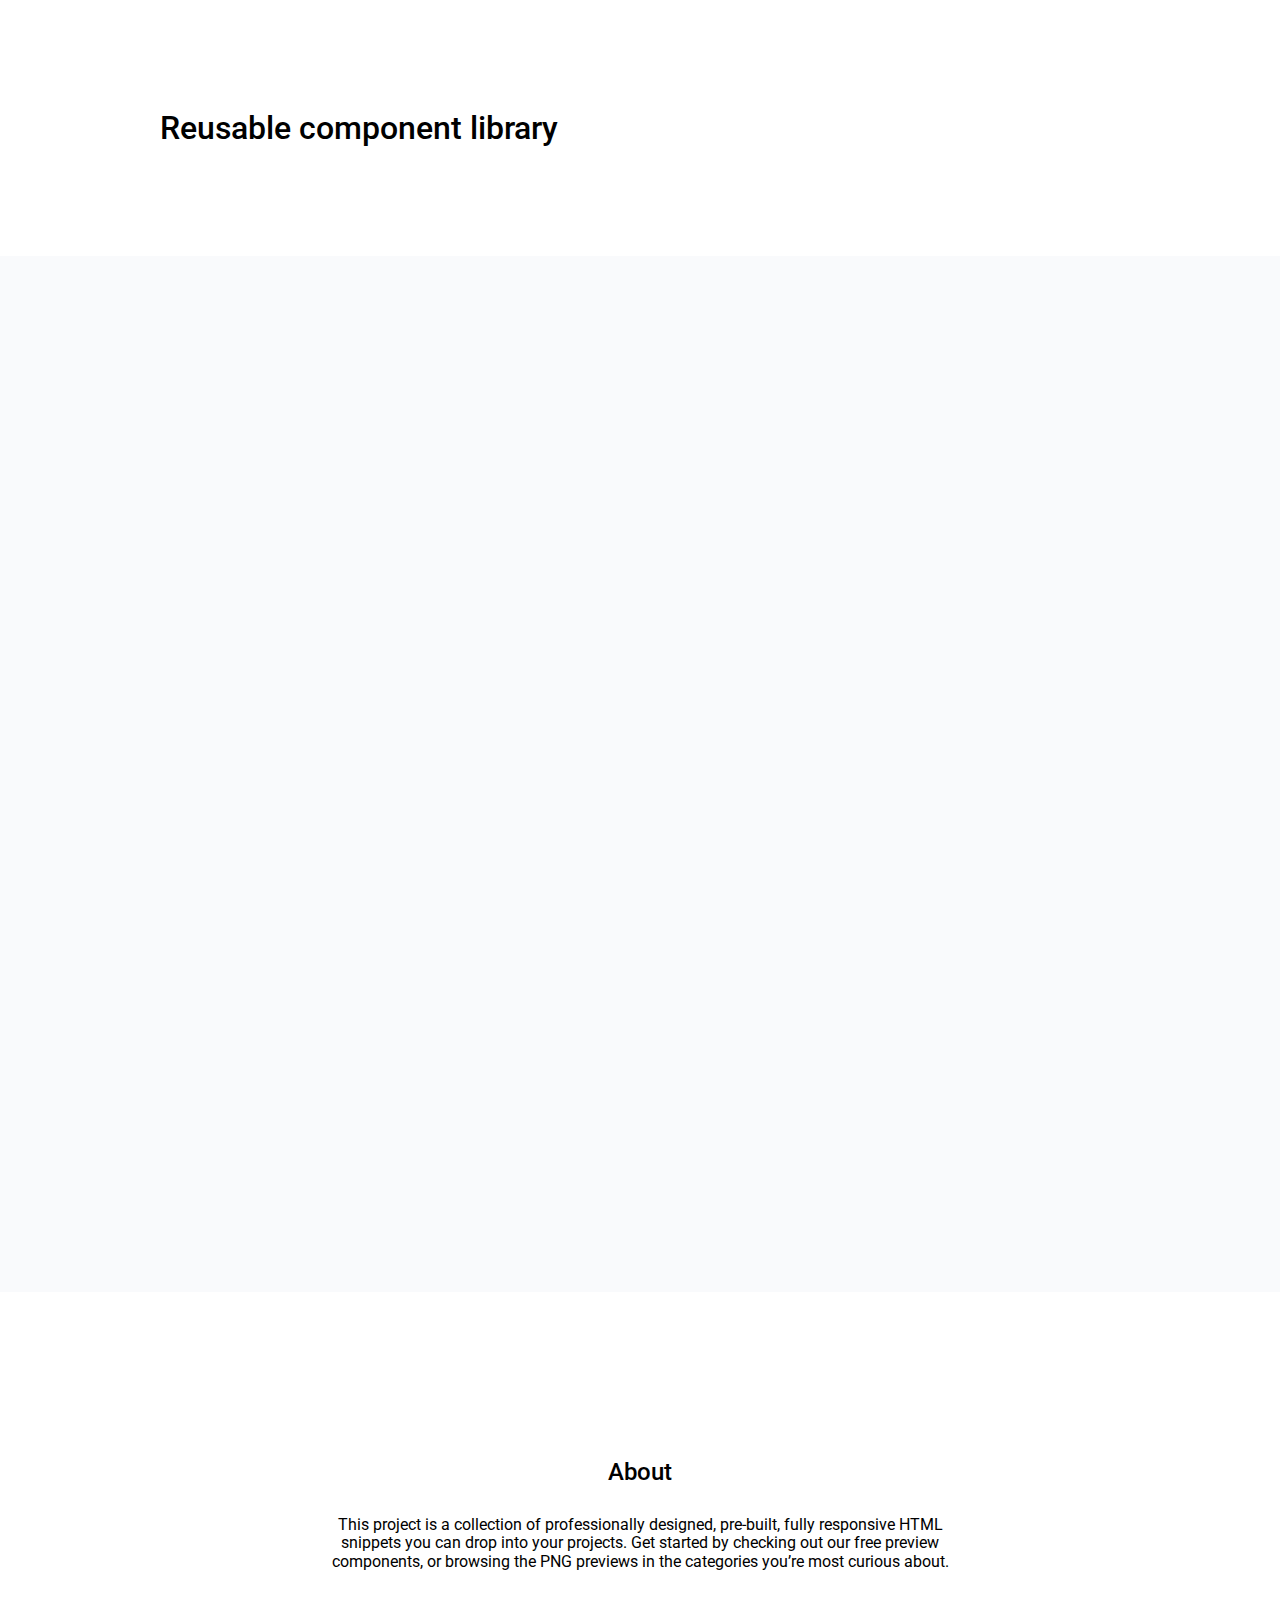
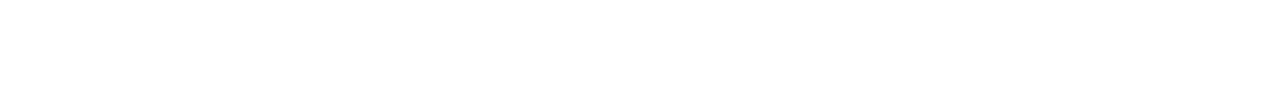
<file: index.html>
<!DOCTYPE html>
<!-- Главная страница -->
<html lang="ru">
  <head>
    <link rel="stylesheet" href="./assets/css/main.css">
    <link rel="stylesheet" href="./components//page/page.css">
  </head>

  <body>
    <header class="header">
      <h1 class="header__title">Reusable component library</h1>
    </header>

    <main class="body"></main>

    <footer class="footer">
      <h2 class="footer__title">About</h2>
      <p class="footer__description">
        This project is&nbsp;a&nbsp;collection of&nbsp;professionally designed, pre-built, fully responsive HTML snippets you can drop into your projects. Get started by&nbsp;checking out our free preview components, or&nbsp;browsing the PNG previews in&nbsp;the categories you&rsquo;re most curious about.
      </p>
    </footer>
  </body>
</html>
</file>
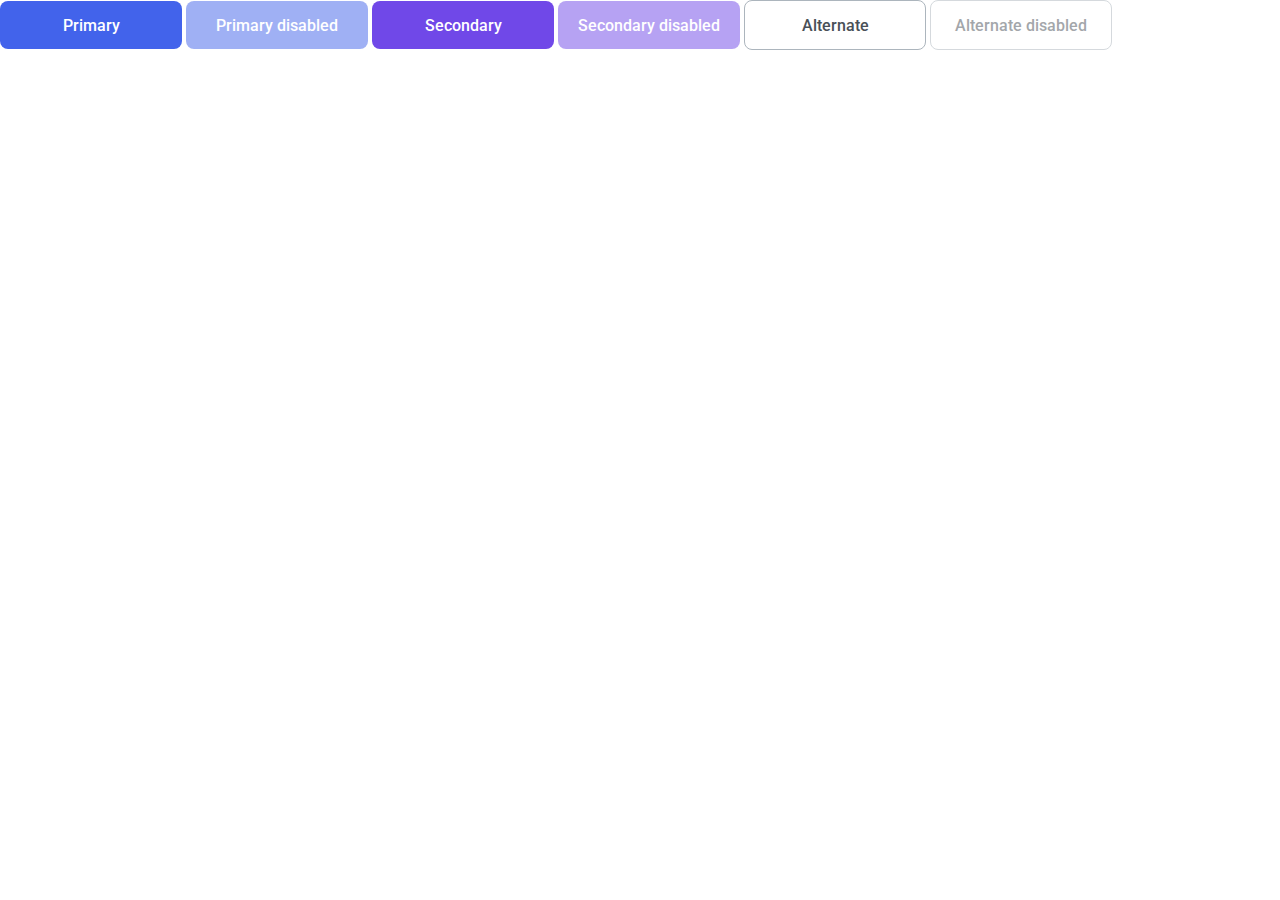
<file: 03-lection1/01-button/index.html>
<!DOCTYPE html>
<!-- Страница с кнопкой -->
<html lang="ru">
    <head>
        <link rel="stylesheet" href="../../assets/css/main.css">
        <link rel="stylesheet" href="./button.css">
    </head>
    <body>
        <button class="button button_primary">
            Primary
        </button>
        <button class="button button_primary" disabled>
            Primary disabled
        </button>
        <button class="button button_secondary">
            Secondary
        </button>
        <button class="button button_secondary" disabled>
            Secondary disabled
        </button>
        <button class="button button_alternate">
            Alternate
        </button>
        <button class="button button_alternate" disabled>
            Alternate disabled
        </button>
    </body>
</html>
</file>
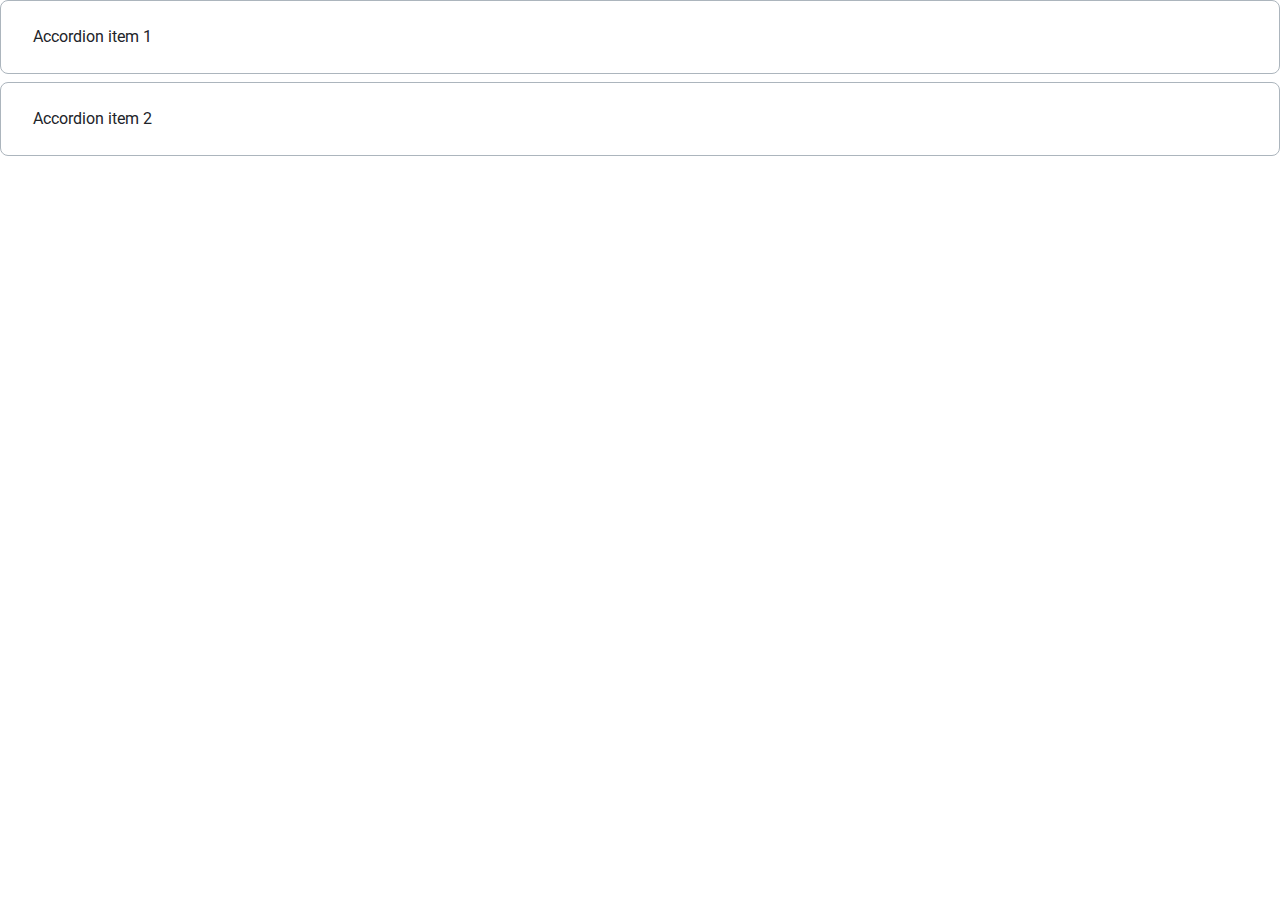
<file: 03-lection1/02-accordion/index.html>
<!DOCTYPE html>
<!-- Страница с аккордеоном -->
<html lang="ru">
    <head>
        <link rel="stylesheet" href="../../assets/css/main.css">
        <link rel="stylesheet" href="./accordion.css">
    </head>
    <body>
        <div class="accordion">
            <details class="accordion__item">
                <summary class="accordion__summary">
                    Accordion item 1
                </summary>
                <div class="accordion__content">
                    <p class="accordion__text">
                        Amet minim mollit non deserunt ullamco est sit aliqua dolor do amet sint.
                        Velit officia consequat duis enim velit mollit.
                        Exercitation veniam consequat sunt nostrud amet.
                    </p>
                </div>
            </details>
            <details class="accordion__item">
                <summary class="accordion__summary">
                    Accordion item 2
                </summary>
                <div class="accordion__content">
                    <p class="accordion__text">
                        Amet minim mollit non deserunt ullamco est sit aliqua dolor do amet sint.
                        Velit officia consequat duis enim velit mollit.
                        Exercitation veniam consequat sunt nostrud amet.
                    </p>
                </div>
            </details>
        </div>
    </body>
</html>
</file>
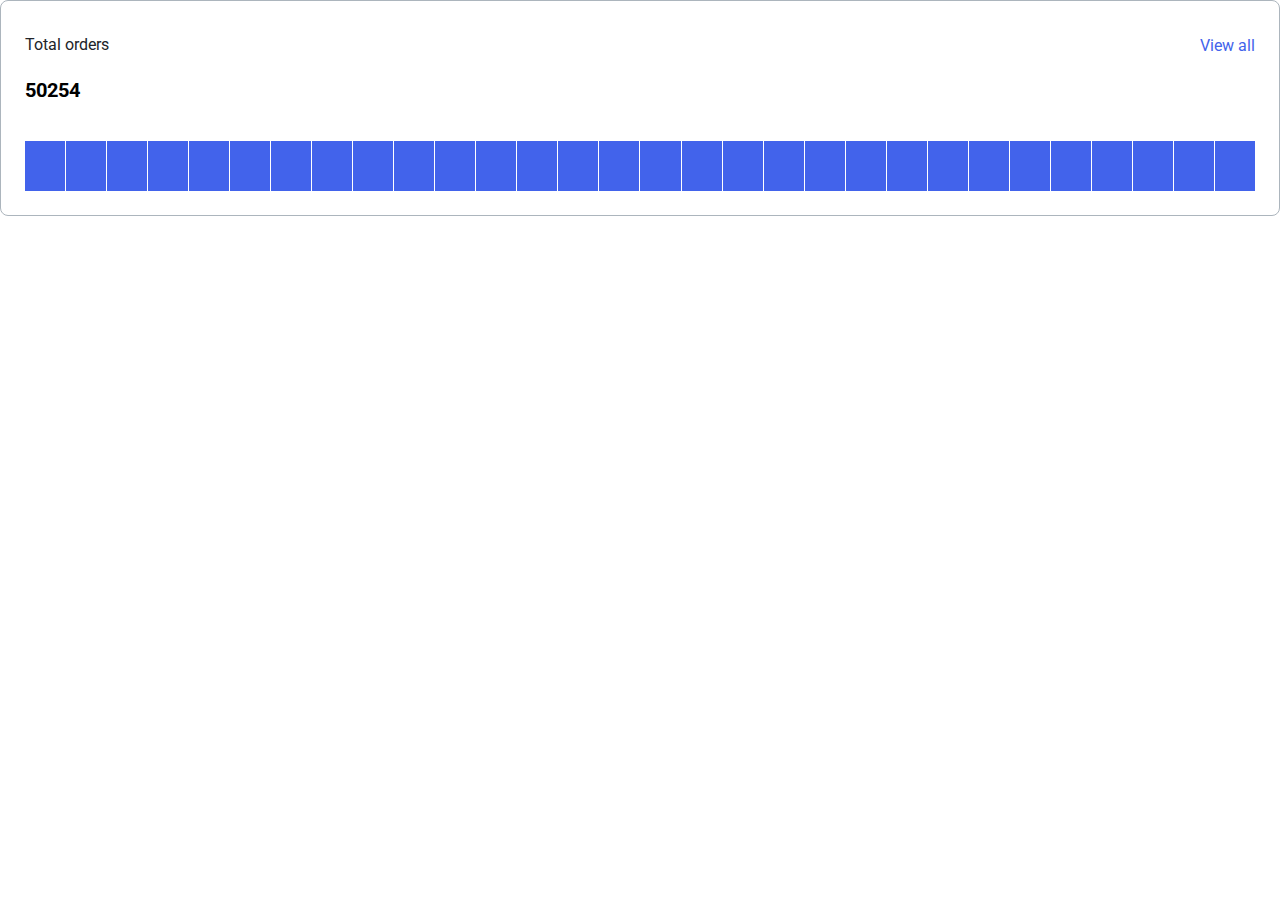
<file: 04-lection2/01-histogram/index.html>
<!DOCTYPE html>
<!-- Страница с гистограммой -->
<html lang="ru">
  <head>
    <link rel="stylesheet" href="../../assets/css/main.css">
    <link rel="stylesheet" href="./histogram.css">
  </head>

  <body>
    <div class="historgram">
      <div class="historgram__total-orders">
        <p class="historgram__total-orders-title">Total orders</p>
        <a class="historgram__total-orders-link" href="/">View all</a>
      </div>

      <h4 class="historgram__count">
        50254
      </h4>

      <div class="historgram__chart">
        <span class="historgram__rectangle"></span>
        <span class="historgram__rectangle"></span>
        <span class="historgram__rectangle"></span>
        <span class="historgram__rectangle"></span>
        <span class="historgram__rectangle"></span>
        <span class="historgram__rectangle"></span>
        <span class="historgram__rectangle"></span>
        <span class="historgram__rectangle"></span>
        <span class="historgram__rectangle"></span>
        <span class="historgram__rectangle"></span>
        <span class="historgram__rectangle"></span>
        <span class="historgram__rectangle"></span>
        <span class="historgram__rectangle"></span>
        <span class="historgram__rectangle"></span>
        <span class="historgram__rectangle"></span>
        <span class="historgram__rectangle"></span>
        <span class="historgram__rectangle"></span>
        <span class="historgram__rectangle"></span>
        <span class="historgram__rectangle"></span>
        <span class="historgram__rectangle"></span>
        <span class="historgram__rectangle"></span>
        <span class="historgram__rectangle"></span>
        <span class="historgram__rectangle"></span>
        <span class="historgram__rectangle"></span>
        <span class="historgram__rectangle"></span>
        <span class="historgram__rectangle"></span>
        <span class="historgram__rectangle"></span>
        <span class="historgram__rectangle"></span>
        <span class="historgram__rectangle"></span>
        <span class="historgram__rectangle"></span>
      </div>
    </div>
  </body>
</html>
</file>
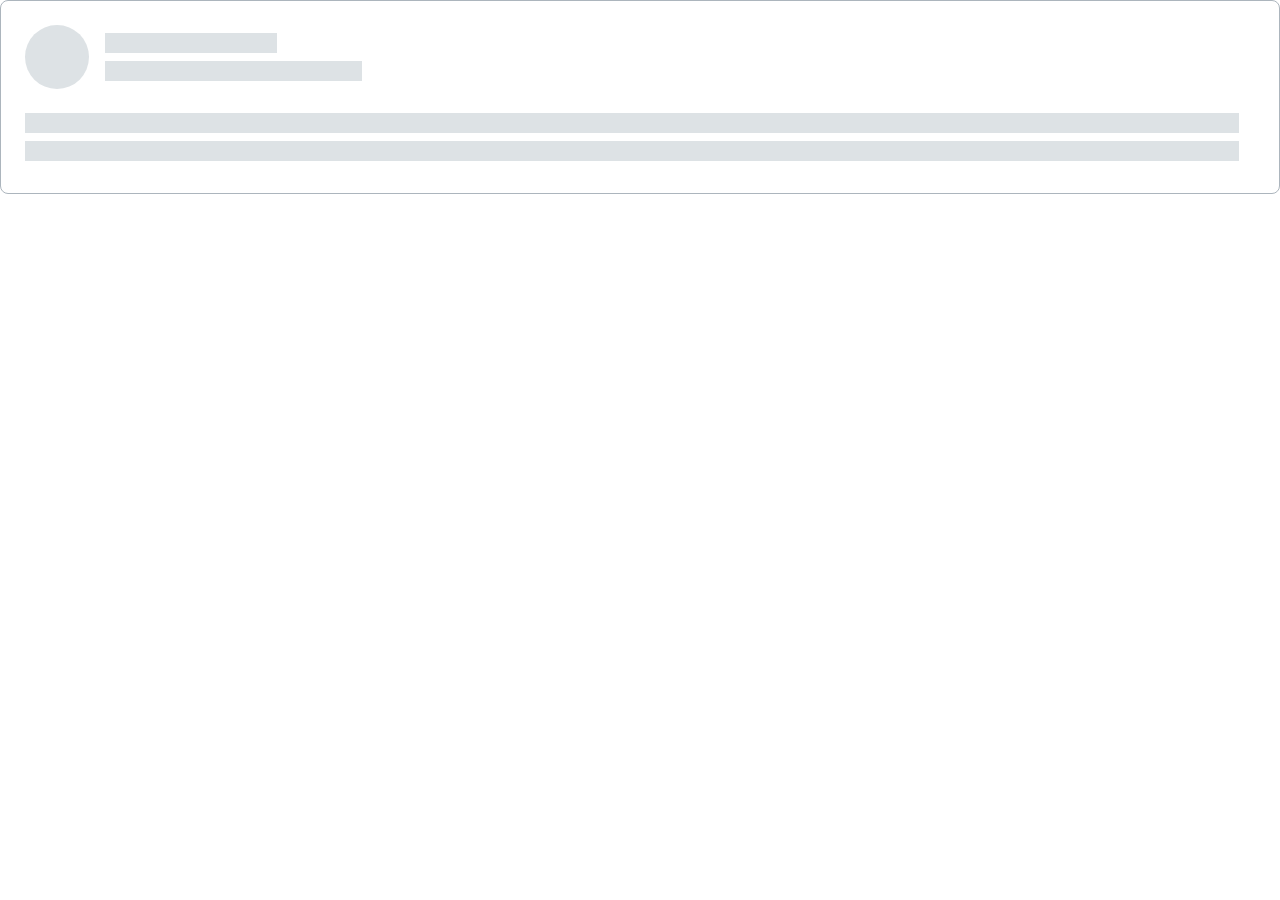
<file: 04-lection2/02-skeleton/index.html>
<!DOCTYPE html>
<!-- Страница со скелетоном -->
<html lang="ru">
    <head>
        <link rel="stylesheet" href="../../assets/css/main.css">
        <link rel="stylesheet" href="./skeleton.css">
    </head>
    <body>
        <div class="skeleton">
            <div class="skeleton__header">
                <div class="skeleton__circle"></div>
                <div class="skeleton__title">
                    <div class="skeleton__line skeleton__line_name"></div>
                    <div class="skeleton__line skeleton__line_date"></div>
                </div>
            </div>
            <div class="skeleton__body">
                <div class="skeleton__line"></div>
                <div class="skeleton__line"></div>
            </div>
        </div>
    </body>
</html>
</file>
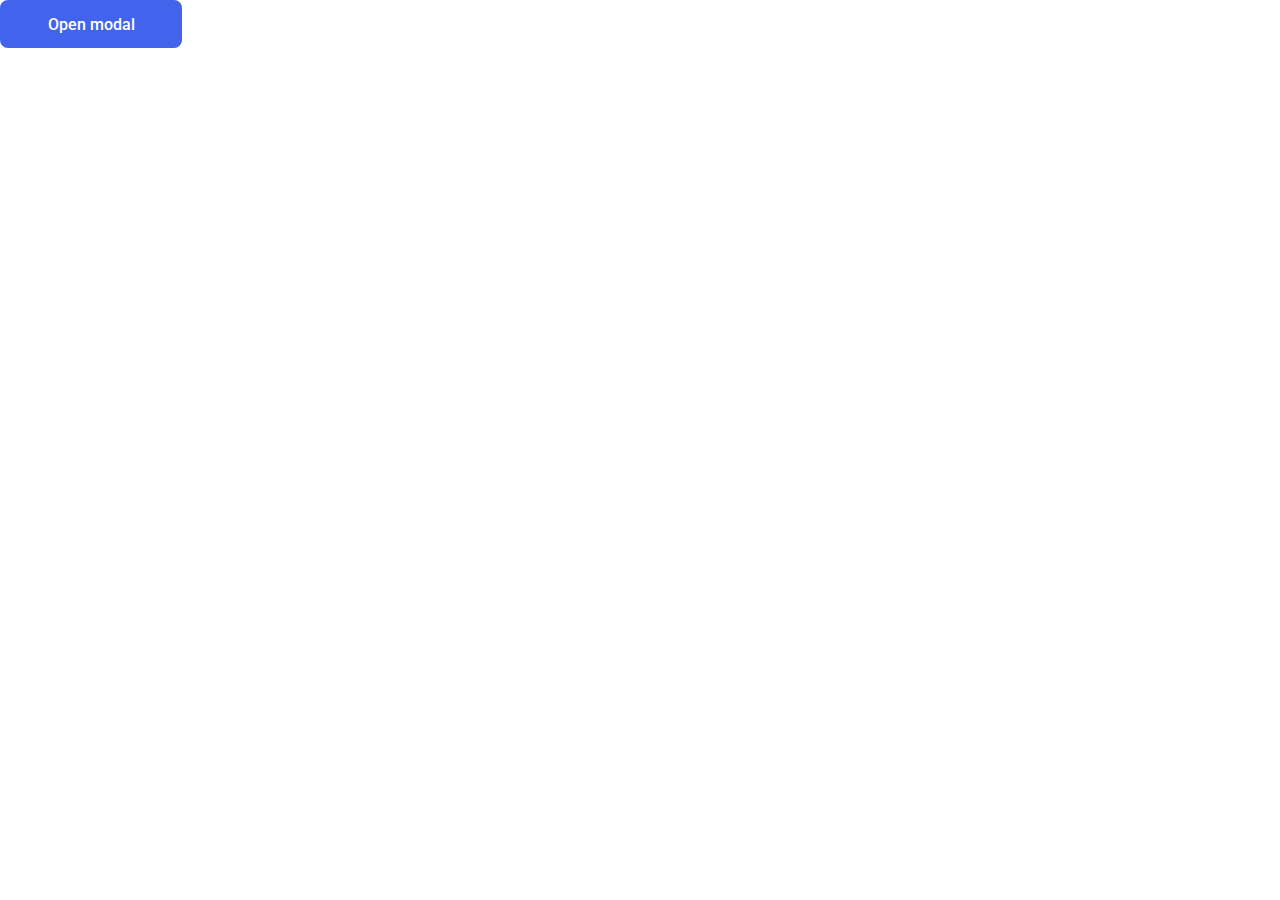
<file: 05-lection3/02-modal/index.html>
<!DOCTYPE html>
<!-- Страница с модалкой -->
<html lang="ru">
  <head>
    <link rel="stylesheet" href="../../assets/css/main.css">
    <link rel="stylesheet" href="../../03-lection1//01-button/button.css">
    <link rel="stylesheet" href="./modal.css">
    <title>Modal</title>
  </head>

  <body>
    <button
      id="modal-open"
      class="button button_primary"
    >
      Open modal
    </button>

    <div 
      id="modal"
      class="modal"
    >
    <div class="modal__popup">
      <img 
        src="../../assets/images/cross.svg" 
        alt="cross" 
        class="modal__close"
        id="modal-close"
      >
      <h2 class="modal__title">Modal title</h2>
      <p class="modal__text">
        Amet minim mollit non deserunt ullamco est sit aliqua dolor do&nbsp;amet sint.
        Velit officia consequat duis enim velit mollit. Exercitation veniam consequat sunt nostrud amet.
        Amet minim mollit non deserunt ullamco est sit aliqua dolor do&nbsp;amet sint.
        Velit officia consequat duis enim velit mollit. Exercitation veniam consequat sunt nostrud amet.
      </p>
    </div>
   </div>
  </body>

  <script src="./index.js"></script> 
</html>
</file>
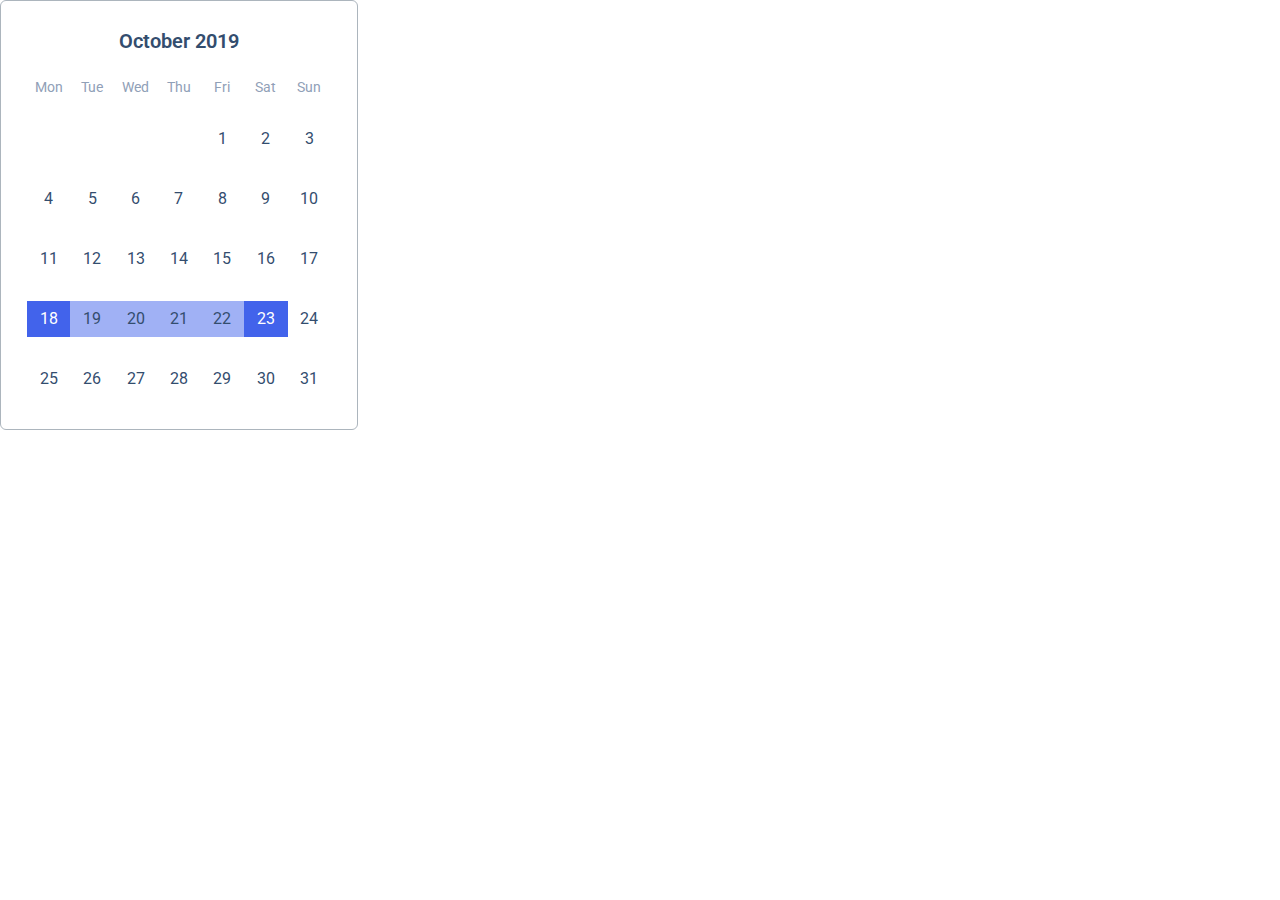
<file: 05-lection3/03-calendar/index.html>
<!DOCTYPE html>
<!-- Страница с календарем -->
<html lang="ru">
  <head>
    <link rel="stylesheet" href="../../assets/css/main.css">
    <link rel="stylesheet" href="./calendar.css">
    <title>Calendar</title>
  </head>

  <body>
    <div class="calendar">
      <div class="calendar__year">
        October 2019
      </div>

      <div class="calendar__week">
        <span>Mon</span>
        <span>Tue</span>
        <span>Wed</span>
        <span>Thu</span>
        <span>Fri</span>
        <span>Sat</span>
        <span>Sun</span>
      </div>

      <div class="calendar__date">
        <span class="calendar__date_date calendar__date_start-month">1</span>
        <span class="calendar__date_date">2</span>
        <span class="calendar__date_date">3</span>
        <span class="calendar__date_date">4</span>
        <span class="calendar__date_date">5</span>
        <span class="calendar__date_date">6</span>
        <span class="calendar__date_date">7</span>
        <span class="calendar__date_date">8</span>
        <span class="calendar__date_date">9</span>
        <span class="calendar__date_date">10</span>
        <span class="calendar__date_date">11</span>
        <span class="calendar__date_date">12</span>
        <span class="calendar__date_date">13</span>
        <span class="calendar__date_date">14</span>
        <span class="calendar__date_date">15</span>
        <span class="calendar__date_date">16</span>
        <span class="calendar__date_date">17</span>
        <span class="calendar__date_date calendar__date_range-start">18</span>
        <span class="calendar__date_date calendar__date_range">19</span>
        <span class="calendar__date_date calendar__date_range">20</span>
        <span class="calendar__date_date calendar__date_range">21</span>
        <span class="calendar__date_date calendar__date_range">22</span>
        <span class="calendar__date_date calendar__date_range-end">23</span>
        <span class="calendar__date_date">24</span>
        <span class="calendar__date_date">25</span>
        <span class="calendar__date_date">26</span>
        <span class="calendar__date_date">27</span>
        <span class="calendar__date_date">28</span>
        <span class="calendar__date_date">29</span>
        <span class="calendar__date_date">30</span>
        <span class="calendar__date_date">31</span>
      </div>
    </div>
  </body>
</html>
</file>
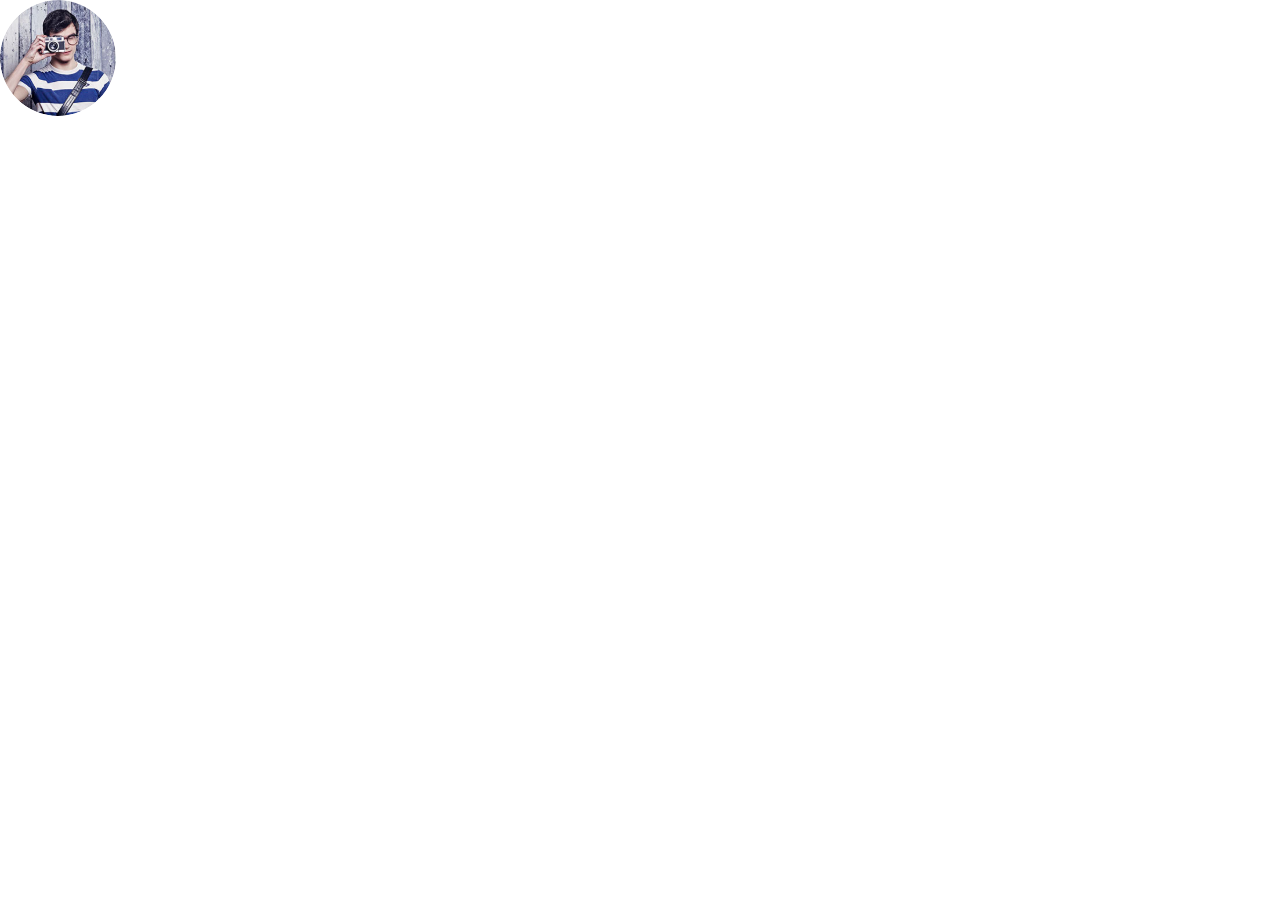
<file: 06-lection4/01-avatar/index.html>
<!DOCTYPE html>
<!-- Страница с аватаром -->
<html lang="ru">
  <head>
      <link rel="stylesheet" href="../../assets/css/main.css">
      <link rel="stylesheet" href="./avatar.css">
  </head>
  <body>
    <div class="avatar">
      <img 
        src="../../assets/images/avatar.svg" 
        alt="avatar"
        class="avatar__img"
      >
    </div>
  </body>
</html>
</file>
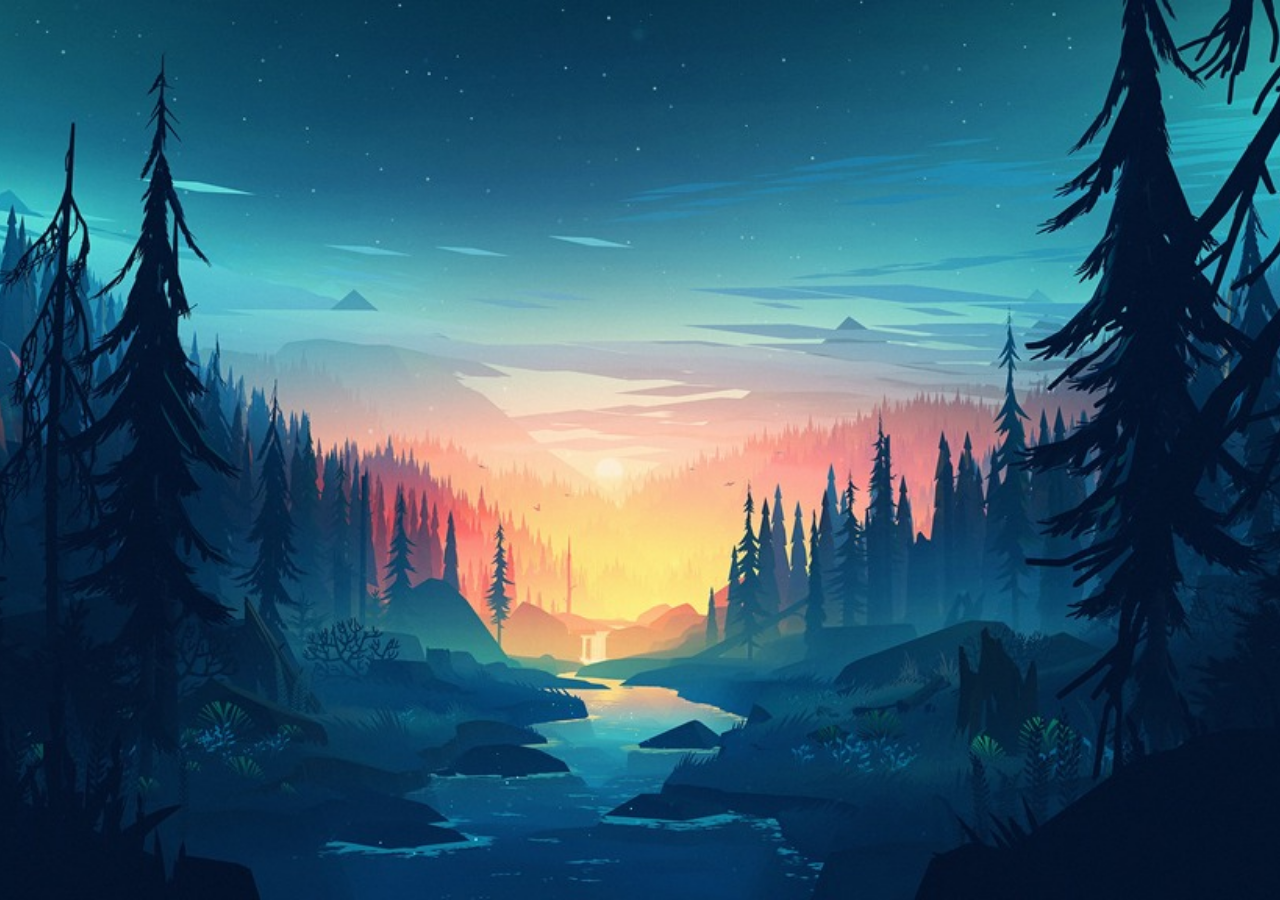
<file: 06-lection4/02-background-image/index.html>
<!DOCTYPE html>
<html lang="ru">
  <head>
      <link rel="stylesheet" href="../../assets/css/main.css">
      <link rel="stylesheet" href="./background-image.css">
  </head>
  <body>
    <div class="forest">

    </div>
  </body>
</html>
</file>
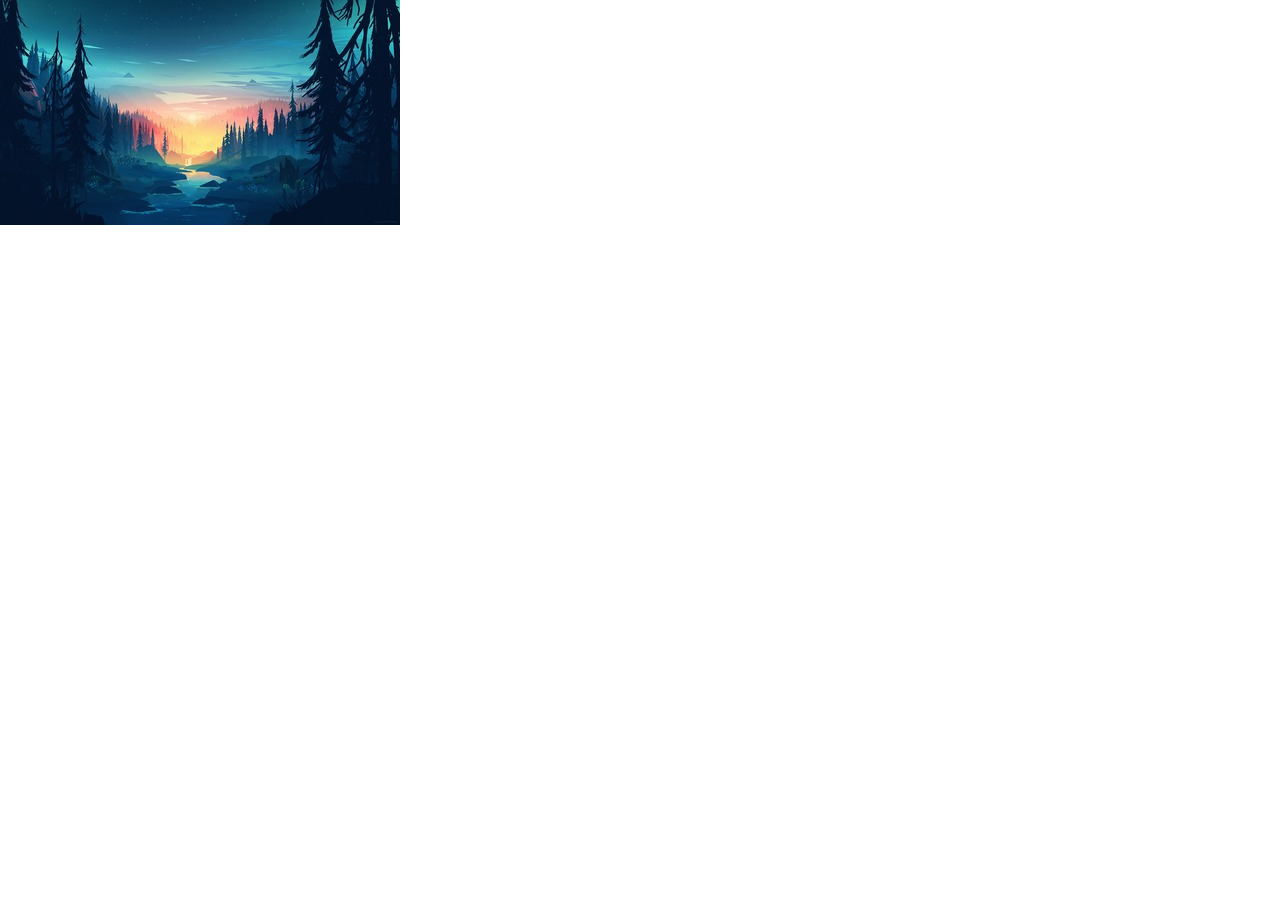
<file: 06-lection4/03-srcset/index.html>
<!DOCTYPE html>
<html lang="ru">
  <head>
      <link rel="stylesheet" href="../../assets/css/main.css">
      <link rel="stylesheet" href="./srcset.css">
  </head>
  <body>
    <div class="square">
      <img srcset=" ./public/forest_400.jpg 1x, ./public/forest_768.jpg 2x" alt="forest">
    </div>
  </body>
</html>
</file>
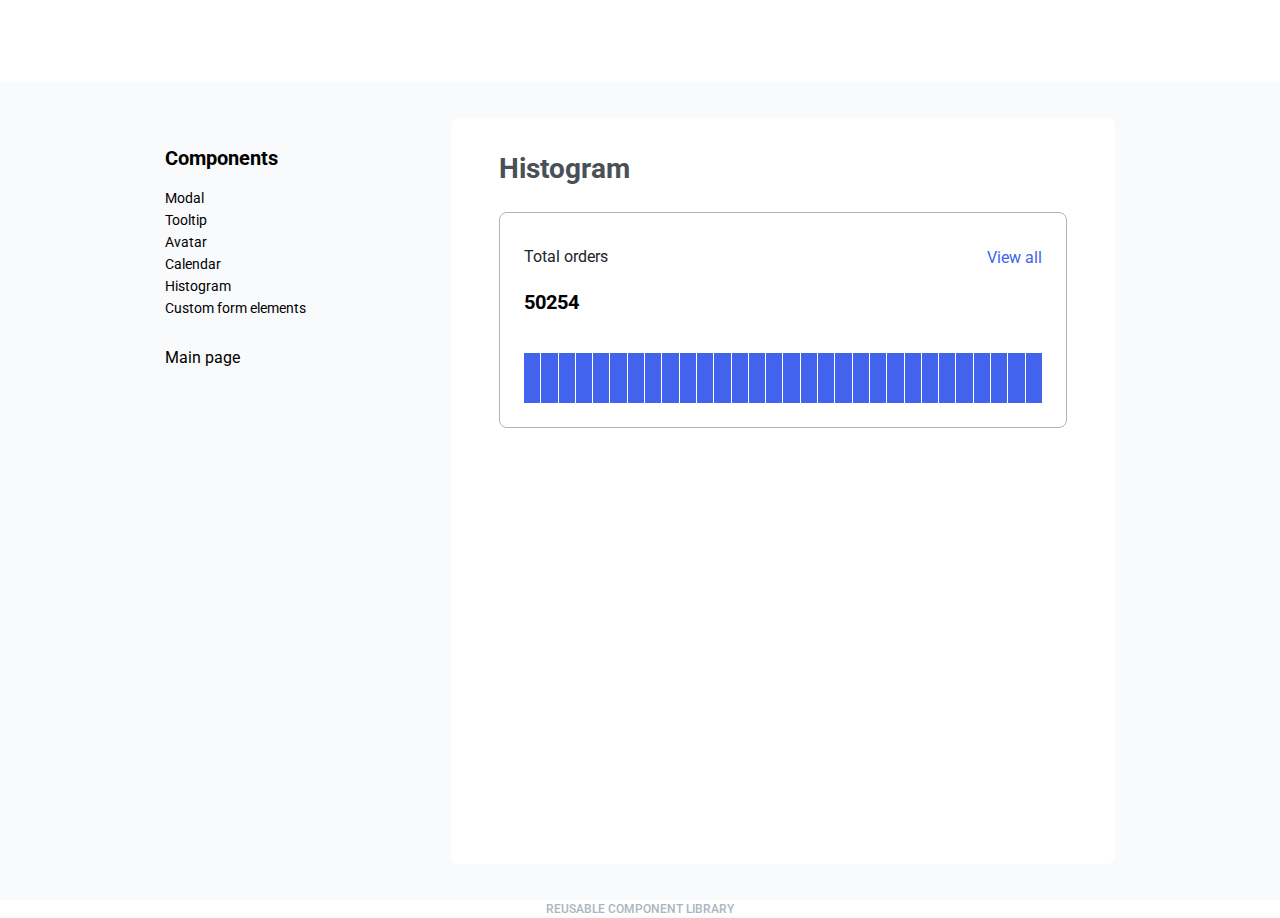
<file: pages/template.html>
<!DOCTYPE html>
<!-- Страница компанентов -->
<html lang="ru">
  <head>
    <link rel="stylesheet" href="../assets/css/main.css">
    <link rel="stylesheet" href="../assets//css/normalize.css">
    <link rel="stylesheet" href="../04-lection2/01-histogram/histogram.css">
    <link rel="stylesheet" href="./template.css">
    <title>Components page</title>
  </head>

  <body>
    <div class="page">
      <header class="page__header">
      </header>

      <main class="page__main">
        <div class="page__submenu">
          <h4 class="page__submenu_title">Components</h4>
          <ul class="page__submenu_list">
            <li class="page__submenu_list-item">Modal</li>
            <li class="page__submenu_list-item">Tooltip</li>
            <li class="page__submenu_list-item">Avatar</li>
            <li class="page__submenu_list-item">Calendar</li>
            <li class="page__submenu_list-item">Histogram</li>
            <li class="page__submenu_list-item">Custom form elements</li>
          </ul>
          <p class="page__submenu_go-back">Main page</p>
        </div>

        <div class="page__body">
          <h3 class="page__body_title">Histogram</h3>
          <div class="historgram">
            <div class="historgram__total-orders">
              <p class="historgram__total-orders-title">Total orders</p>
              <a class="historgram__total-orders-link" href="/">View all</a>
            </div>
      
            <h4 class="historgram__count">
              50254
            </h4>
      
            <div class="historgram__chart">
              <span class="historgram__rectangle"></span>
              <span class="historgram__rectangle"></span>
              <span class="historgram__rectangle"></span>
              <span class="historgram__rectangle"></span>
              <span class="historgram__rectangle"></span>
              <span class="historgram__rectangle"></span>
              <span class="historgram__rectangle"></span>
              <span class="historgram__rectangle"></span>
              <span class="historgram__rectangle"></span>
              <span class="historgram__rectangle"></span>
              <span class="historgram__rectangle"></span>
              <span class="historgram__rectangle"></span>
              <span class="historgram__rectangle"></span>
              <span class="historgram__rectangle"></span>
              <span class="historgram__rectangle"></span>
              <span class="historgram__rectangle"></span>
              <span class="historgram__rectangle"></span>
              <span class="historgram__rectangle"></span>
              <span class="historgram__rectangle"></span>
              <span class="historgram__rectangle"></span>
              <span class="historgram__rectangle"></span>
              <span class="historgram__rectangle"></span>
              <span class="historgram__rectangle"></span>
              <span class="historgram__rectangle"></span>
              <span class="historgram__rectangle"></span>
              <span class="historgram__rectangle"></span>
              <span class="historgram__rectangle"></span>
              <span class="historgram__rectangle"></span>
              <span class="historgram__rectangle"></span>
              <span class="historgram__rectangle"></span>
            </div>
          </div>
        </div>
      </main>
      
      <footer class="page__footer">
        Reusable component library
      </footer>
    </div>
  </body> 
</html>
</file>
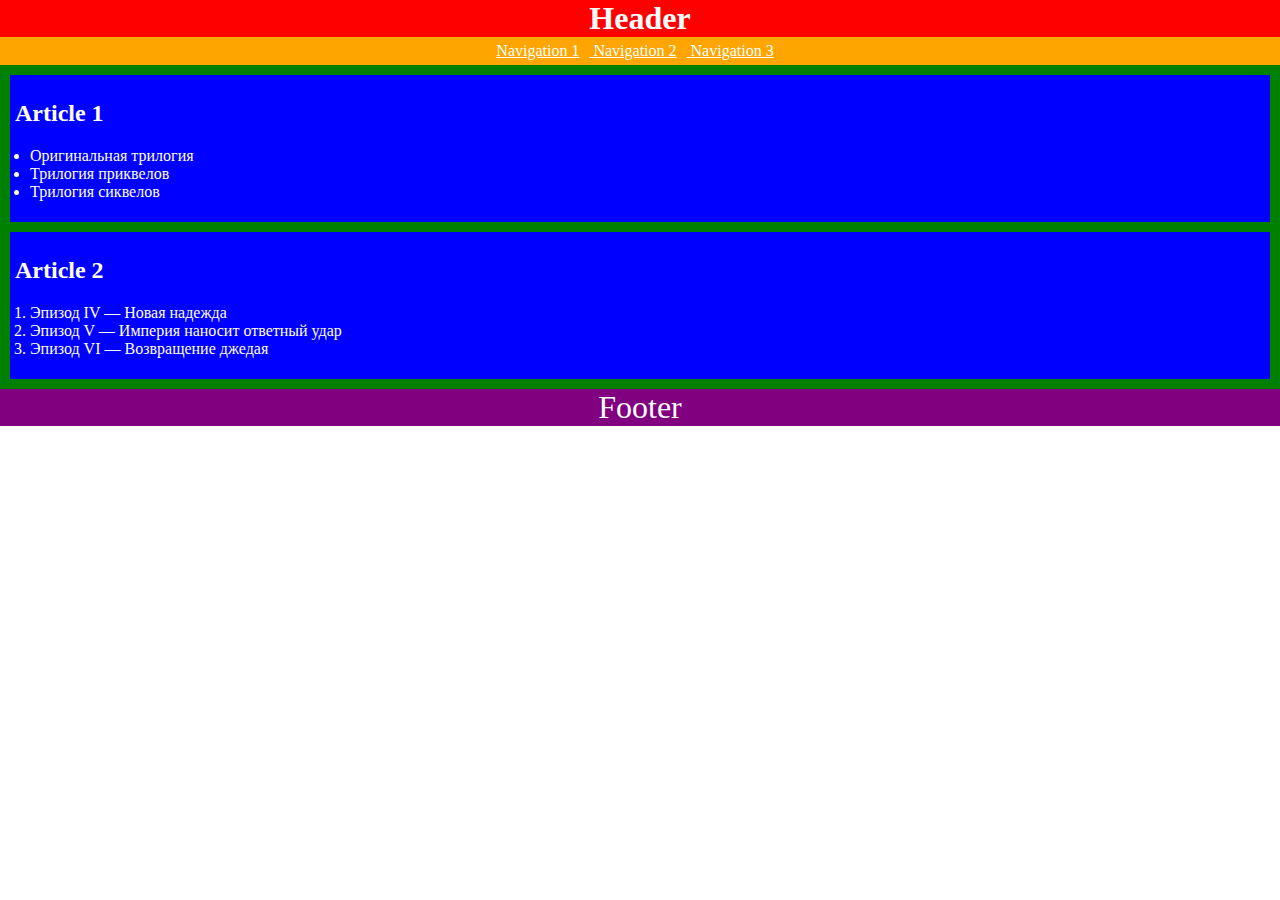
<file: 02-dz0/01-semantic-mockup/solution.html>
<!DOCTYPE html>
<html lang="ru" >
  <!-- Ваше решение -->
  <head>
    <title>Task 1</title>
    <link rel="stylesheet" href="./solution.css">
  </head>

  <body>
    <header>
      <h1>Header</h1>
      <nav>
        <span>Navigation 1</span>
        <span>Navigation 2</span>
        <span>Navigation 3</span>
      </nav>
    </header>

    <main>
      <article>
        <h2>Article 1</h2>
        <ul>
          <li>Оригинальная трилогия</li>
          <li>Трилогия приквелов</li>
          <li>Трилогия сиквелов</li>
        </ul>
      </article>

      <article>
        <h2>Article 2</h2>
        <ol>
          <li>Эпизод IV — Новая надежда</li>
          <li>Эпизод V — Империя наносит ответный удар</li>
          <li>Эпизод VI — Возвращение джедая</li>
        </ol>
      </article>
    </main>

    <footer>Footer</footer>
  </body>
  </html>
</file>
<file: components/page/page.css>
.header {
  padding: 96px 160px;
}

.header__title {
  margin: 0;
  line-height: 64px;
  font-weight: 500;
}

.body {
  min-height: 1036px;
  background-color: #F9FAFC;
}

.footer {
  text-align: center;
  padding: 136px 0;
}

.footer__title {
  font-weight: 500;
  line-height: 48px;
}

.footer__description {
  max-width: 640px;
  margin: auto;
}
</file>
<file: 03-lection1/01-button/button.css>
/* Стилизация кнопки */

.button {
    border: none;
    outline: none;

    display: inline-block;
    border-radius: 8px;
    padding: 15px 20px 14px;
    text-align: center;
    font-size: 16px;
    line-height: 19px;
    font-weight: 500;
    cursor: pointer;
    min-width: 182px;
}

.button:disabled {
    opacity: 0.5;
    cursor: default;
}

/* Primary */

.button_primary {
    background: #4263EB;
    color: #FFFFFF;

    transition: opacity 200ms ease-in-out, background 200ms ease-in-out;
}

.button_primary:hover {
    background: #2342C0;
}

/* Возвращаем цвет на такой же, какой был у primary */
.button_primary:hover:disabled {
    background: #4263EB;
}

/* Secondary */

.button_secondary {
    background: #7048E8;
    color: #FFFFFF;

    transition: opacity 200ms ease-in-out, background 200ms ease-in-out;
}

/* Альтернатива возвращению цвета */
.button_secondary:hover:not(:disabled) {
    background: #5028C6;
}

/* Alternate */

.button_alternate {
    border: 1px solid #ACB5BD;
    background: transparent;
    color: #495057;

    transition: border-color 0.2s ease-in-out;
}

/* Альтернатива возвращению цвета */
.button_alternate:hover:not(:disabled) {
    border-color: #212429;
}
</file>
<file: 03-lection1/02-accordion/accordion.css>
/* Стилизация аккордеона */

.accordion {}

.accordion__item {
    border: 1px solid #ACB5BD;
    box-sizing: border-box;
    border-radius: 8px;

    margin-bottom: 8px;
}

.accordion__item:last-child {
    margin-bottom: 0;
}

.accordion__summary {
    display: block;
    /* padding, а не margin, так как хотим, чтобы область оставалась кликабельной */
    padding: 24px 32px;
    cursor: pointer;
    outline: none;

    font-size: 16px;
    line-height: 24px;
    color: #212429;
}

.accordion__item[open] .accordion__summary {
    padding-bottom: 16px;
}

.accordion__summary::-webkit-details-marker {
    display: none;
}

.accordion__content {
    padding: 0 32px 32px;
}

.accordion__text {
    margin: 0;

    font-size: 16px;
    line-height: 24px;
    color: #495057;
}
</file>
<file: 04-lection2/01-histogram/histogram.css>
.historgram {
  display: flex;
  flex-direction: column;
  padding: 16px 24px 24px;
  border: 1px solid var(--grey-3);
  border-radius: 8px;
}

.historgram__total-orders {
  display: flex;
  justify-content: space-between;
  align-items: center;
  margin-bottom: 6px;
}

.historgram__total-orders-title {
  font-size: 16px;
  line-height: 24px;
  font-weight: 400;
  color: var(--black);
}

.historgram__total-orders-link {
  margin-top: 3px;
  color: var(--blue-2);
  cursor: pointer;
  text-decoration: none;
}

.historgram__count {
  font-size: 20px;
  margin: 0 0 39px 0;
}

.historgram__chart {
  display: grid;
  grid-template-columns: repeat(auto-fit, minmax(10px, 1fr));
  grid-template-rows: minmax(50px,auto);
  grid-column-gap: 1px;
}

.historgram__rectangle {
  background-color: var(--blue-2);
}
</file>
<file: 04-lection2/02-skeleton/skeleton.css>
.skeleton {
    border: 1px solid #ACB5BD;
    padding: 24px 40px 32px 24px;
    border-radius: 8px;
}

.skeleton__header {
    display: flex;
    align-items: center;
    margin-bottom: 24px;
}

.skeleton__circle {
    flex-shrink: 0;
    width: 64px;
    height: 64px;
    border-radius: 50%;
    background: #DDE2E5;
}

.skeleton__title {
    flex-shrink: 1;
    flex-basis: 100%;
    margin-left: 16px;
}

.skeleton__line {
    height: 20px;
    max-width: 100%;
    width: 100%;
    margin-bottom: 8px;
    background: #DDE2E5;
}

.skeleton__line:last-child {
    margin-bottom: 0;
}

.skeleton__line_name {
    max-width: 172px;
}

.skeleton__line_date {
    max-width: 257px;
}
</file>
<file: 05-lection3/02-modal/modal.css>
.modal {
  display: none;
  position: fixed;
  height: 100vh;
  width: 100vw;
  background-color: var(--grey-modal);
  justify-content: center;
  align-items: center;
}

.modal__popup {
  position: relative;
  max-width: 428px;
  max-height: 294px;
  background-color: var(--white);
  border-radius: 8px;
  padding: 30px 40px;
  margin: auto;
}

.modal__title {
  font-weight: 600;
  font-size: 20px;
  line-height: 24px;
  margin-bottom: 24px;
  color: rgba(51, 77, 110, 1);
}

.modal__text {
  font-weight: 400;
  font-size: 16px;
  line-height: 24px;
  color:  var(--grey-4);
}

.modal__close {
  position: absolute;
  top: 12px;
  right: 12px;
  cursor: pointer;
}
</file>
<file: 05-lection3/03-calendar/calendar.css>
.calendar {
  align-items: center;
  border-radius: 6px;
  border: 1px solid var(--grey-3);
  max-width: 304px;
  padding: 28px 26px 32px;
  text-align: center;
}

.calendar__week, .calendar__date {
  display: grid;
  grid-template-columns: repeat(7, 1fr);
}

.calendar__year {
  color: var(--grey-5);
  font-weight: 600;
  font-size: 20px;
  line-height: 24px;
  margin-bottom: 24px;
}

.calendar__week {
  color: var(--grey-6);
  font-size: 14px;
  line-height: 20px;
  font-weight: 400;
  margin-bottom: 24px;
}

.calendar__date {
  grid-row-gap: 24px;
  color: var(--grey-5);
  font-size: 16px;
  line-height: 20px;
  font-weight: 400;
}

.calendar__date_date {
  padding: 8px 10px;
}

.calendar__date_start-month {
  grid-column: 5;
}

.calendar__date_range-start,
.calendar__date_range-end {
  background-color: var(--blue-2);
  color: var(--white);
}

.calendar__date_range {
  background-color: var(--purple-2);
}
</file>
<file: 06-lection4/01-avatar/avatar.css>
.avatar {
  width: 116px;
  height: 116px;
}

.avatar__img {
  width: 100%;
  height: 100%;
  object-fit: cover;
  border-radius: 50%;
}
</file>
<file: 06-lection4/02-background-image/background-image.css>
.forest {
  width: 100vw;
  height: 100vh;
  background: url('./public/forest_400.jpg') center no-repeat;
  background-size: cover;
}

@media screen and (min-width: 768px) {
  .forest {
    background-image: url('./public/forest_768.jpg') ;
  }
}

@media screen and (min-width: 1024px) {
  .forest {
    background-image: url('./public/forest_1024.jpg') ;
  }
}

@media screen and (min-width: 2560px) {
  .forest {
    background-image: url('./public/forest_2560.jpg');
  }
}
</file>
<file: 06-lection4/03-srcset/srcset.css>
.square {
  height: 300px;
  width: 300px;
}
</file>
<file: pages/template.css>
.page__header {
  height: 82px;
}

.page__main {
  display: grid;
  grid-template-columns: 230px 1fr;
  gap: 56px;
  padding: 36px 165px;
  background-color: rgba(249, 250, 252, 1);
  height: 746px;
}

.page__submenu_title {
  font-size: 20px;
  line-height: 26px;
  margin-bottom: 16px;
}

.page__submenu_list {
  list-style-type: none;
  padding: 0;
  margin-bottom: 30px;
}

.page__submenu_list-item {
  font-size: 14px;
  line-height: 22px;
  font-weight: 400;
  cursor: pointer;
}

.page__submenu_go-back {
  cursor: pointer;
}

.page__submenu_list-item:active {
  color: rgba(216, 73, 16, 1);
}

.page__body {
  padding: 32px 48px;
  background-color: var(--white);
  box-shadow: rgba(33, 36, 41, 0.05);
  border-radius: 8px;
}

.page__body_title {
  font-size: 28px;
  line-height: 38px;
  color: var(--grey-4);
  margin: 0 0 24px;
}

.page__footer {
  text-align: center;
  text-transform: uppercase;
  font-size: 12px;
  line-height: 18px;
  font-weight: 500;
  color: var(--grey-3);
}
</file>
<file: 02-dz0/01-semantic-mockup/solution.css>
body {
  color: white;
  margin: 0;
  padding: 0;
  box-sizing: border-box;
}

h1 {
  background-color: red;
  text-align: center;
  margin: 0;
}

nav {
  background-color: orange;
  text-align: center;
  text-decoration: underline;
  padding: 5px;
}

nav > span {
  margin-right: 10px;
}

main {
  background-color: green;
  padding: 5px;
}

article {
  background-color: blue;
  padding: 5px;
  border: 5px solid green;
}

ul, ol{
  padding: 0 15px;
}

footer {
  font-size: 32px;
  background-color: purple;
  text-align: center;
}
</file>
<file: assets/css/main.css>
@import '../fonts/fonts.css';
@import './normalize.css';

:root {
    --white: #ffffff;
    --black: #212429;
    --pink: #F784AD;
    --purple: #7048E8;
    --purple-2: #A0B1F5;
    --dark-purple:#5028C6;
    --blue: #374FC7;
    --blue-2: #4263EB;
    --dark-blue: #2342C0;
    --red: #F03D3E;
    --grey-1: #F8F9FA;
    --grey-2: #DDE2E5;
    --grey-3: #ACB5BD;
    --grey-4: #495057;
    --grey-5: #334D6E;
    --grey-6: #90A0B7;
    --grey-modal: #C4C4C4;

    --error: var(--red);
    --success: var(--blue);

    --primary: var(--blue);
    --secondary: var(--purple);

    --skeleton-grey-1: #E2E6E8;
    --skeleton-grey-2: #F3F5F5;
    --skeleton-grey-3: #E3E7EA;
}

* {
    font-family: 'Roboto', sans-serif;
}
</file>
